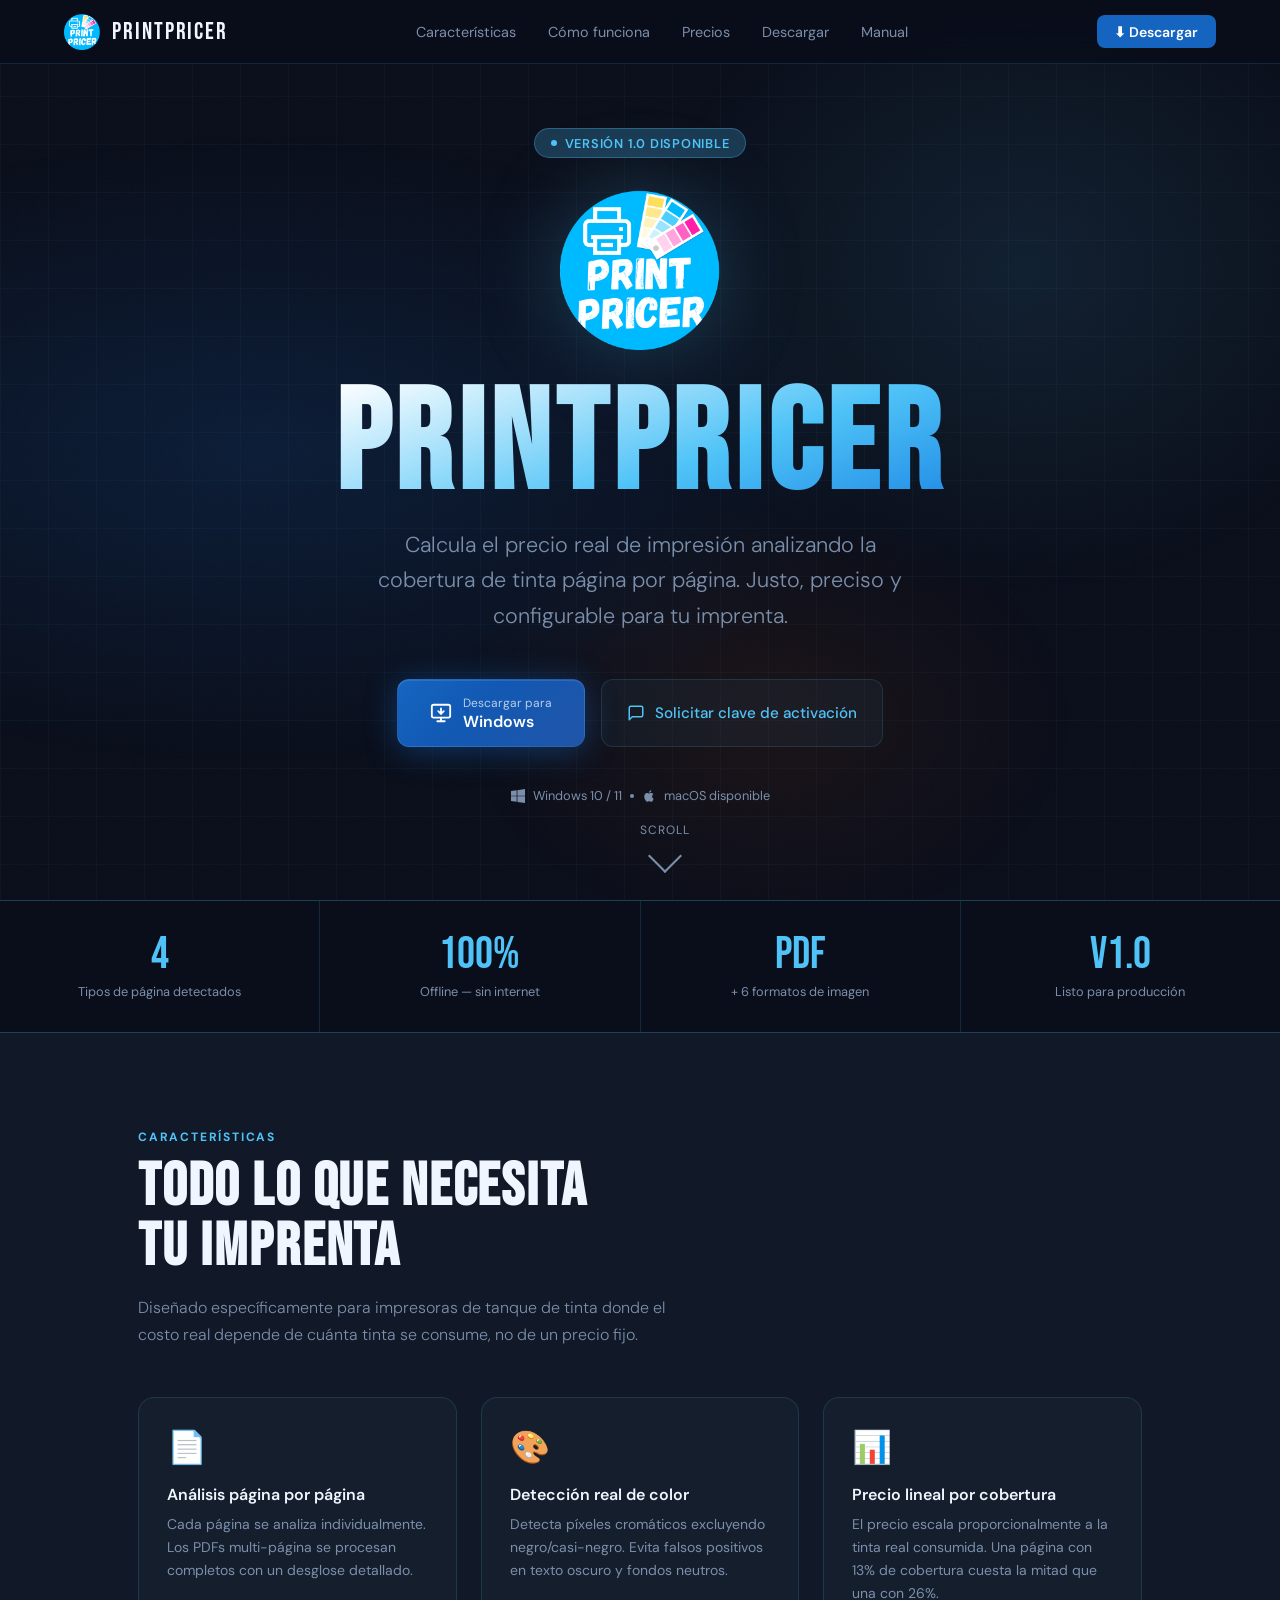
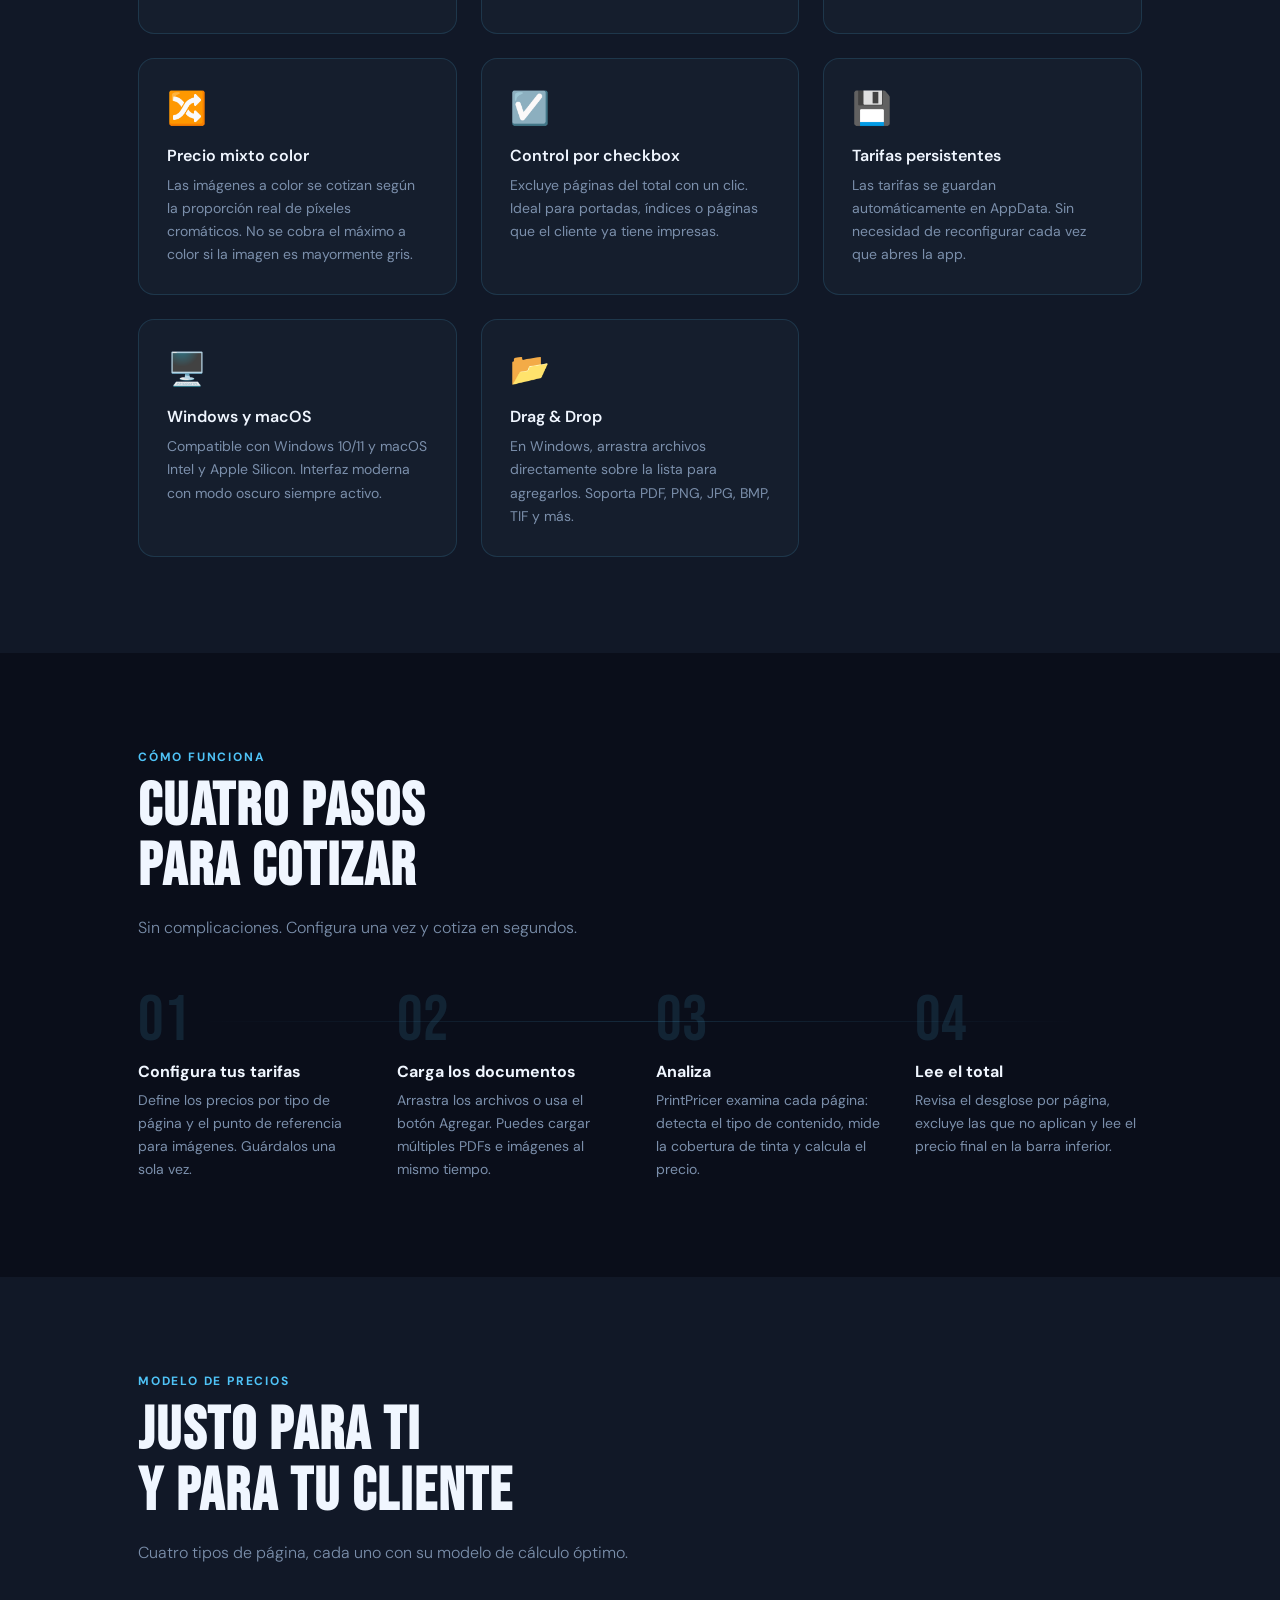
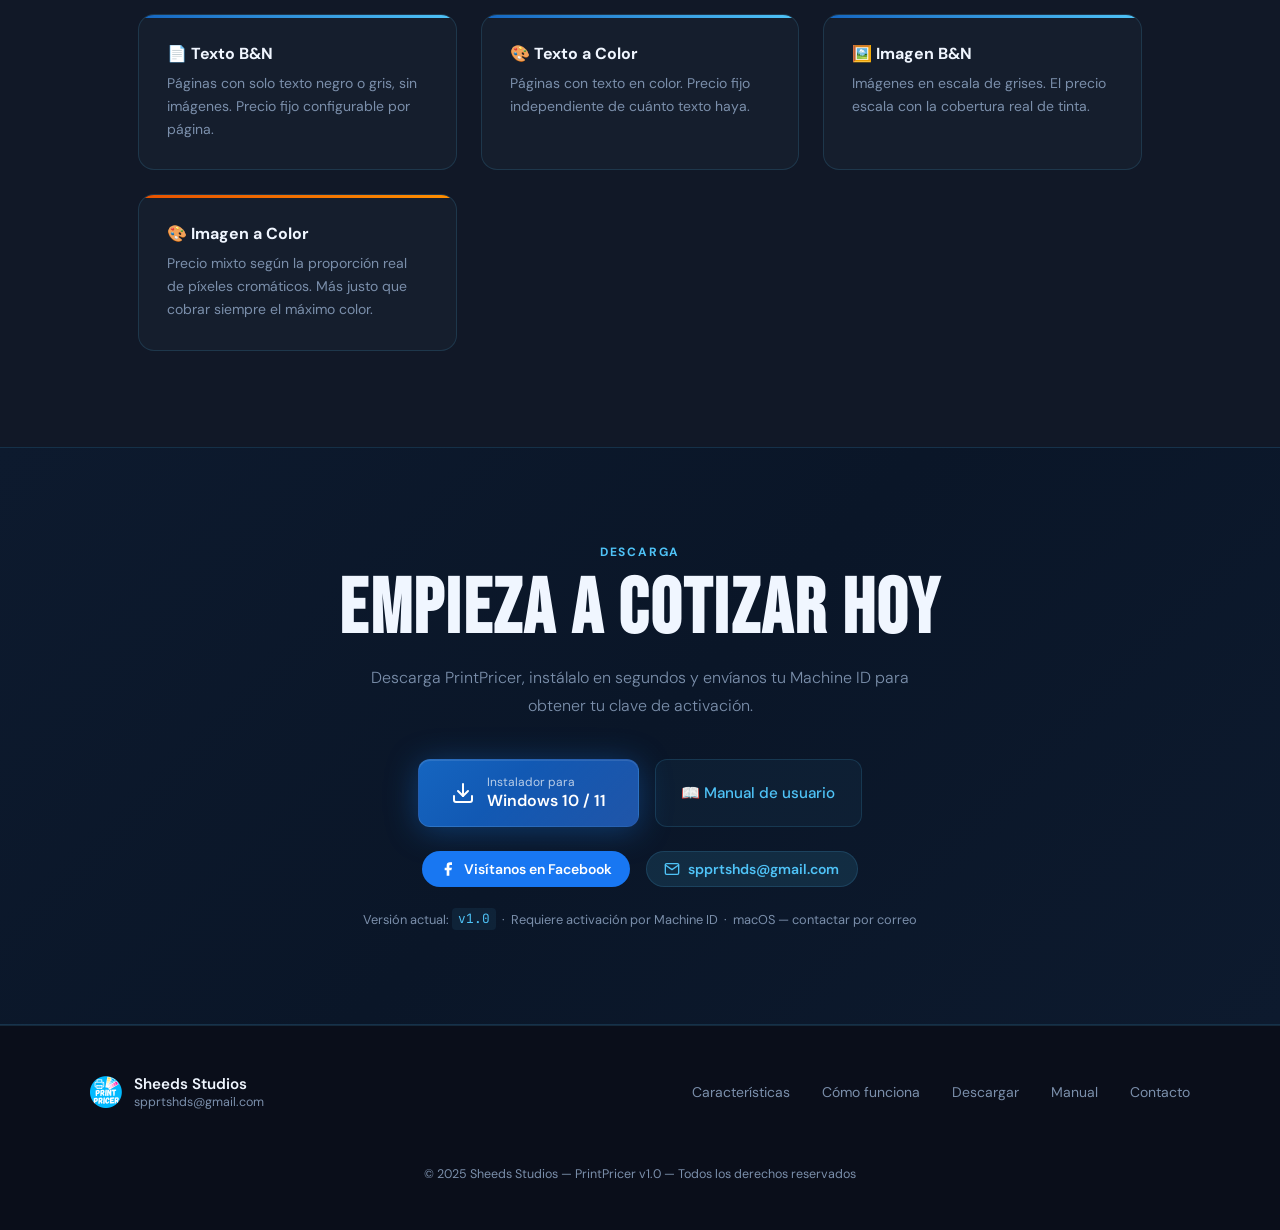
<file: index.html>
<!DOCTYPE html>
<html lang="es">
<head>
  <meta charset="UTF-8" />
  <meta name="viewport" content="width=device-width, initial-scale=1.0" />
  <title>PrintPricer — Calculadora de Precios de Impresión</title>
  <meta name="description" content="PrintPricer calcula el costo real de impresión analizando la cobertura de tinta página por página. Ideal para impresoras de tanque." />
  <meta property="og:title" content="PrintPricer — Calculadora de Precios de Impresión" />
  <meta property="og:description" content="Analiza PDFs e imágenes y calcula precios justos según la cobertura real de tinta." />
  <meta property="og:type" content="website" />
  <link rel="preconnect" href="https://fonts.googleapis.com" />
  <link rel="preconnect" href="https://fonts.gstatic.com" crossorigin />
  <link href="https://fonts.googleapis.com/css2?family=Bebas+Neue&family=DM+Sans:ital,opsz,wght@0,9..40,300;0,9..40,400;0,9..40,600;1,9..40,300&family=JetBrains+Mono:wght@400;700&display=swap" rel="stylesheet" />
  <link rel="stylesheet" href="styles.css" />
</head>
<body>

<!-- ── Nav ── -->
<nav>
  <a class="nav-brand" href="#">
    <img class="nav-logo" src="logo.png" alt="PrintPricer logo" />
    <span class="nav-title">PrintPricer</span>
  </a>
  <ul class="nav-links">
    <li><a href="#features">Características</a></li>
    <li><a href="#how">Cómo funciona</a></li>
    <li><a href="#pricing">Precios</a></li>
    <li><a href="#download">Descargar</a></li>
    <li><a href="manual.pdf" target="_blank">Manual</a></li>
  </ul>
  <a class="nav-cta" href="#download">⬇ Descargar</a>
</nav>

<!-- ── Hero ── -->
<section class="hero">
  <div class="hero-grid"></div>

  <div class="hero-badge">
    <span></span>
    VERSIÓN 1.0 DISPONIBLE
  </div>

  <img class="hero-logo" src="logo.png" alt="PrintPricer" />

  <h1 class="hero-title">PrintPricer</h1>

  <p class="hero-sub">
    Calcula el precio real de impresión analizando la cobertura de tinta
    página por página. Justo, preciso y configurable para tu imprenta.
  </p>

  <div class="hero-actions">
    <a class="btn-download" href="https://github.com/geraballz/pricePrinter-docs/releases/latest/download/PrintPricer_Setup.exe" id="dl-win">
      <svg width="22" height="22" viewBox="0 0 24 24" fill="none" stroke="currentColor" stroke-width="2" stroke-linecap="round" stroke-linejoin="round">
        <rect x="2" y="3" width="20" height="14" rx="2"/><path d="M8 21h8M12 17v4"/><path d="M12 7v6M9 10l3 3 3-3"/>
      </svg>
      <span class="dl-meta">
        <span class="dl-label">Descargar para</span>
        <span class="dl-text">Windows</span>
      </span>
    </a>
    <a class="btn-secondary" href="mailto:spprtshds@gmail.com?subject=Solicitud%20de%20clave%20PrintPricer">
      <svg width="18" height="18" viewBox="0 0 24 24" fill="none" stroke="currentColor" stroke-width="2" stroke-linecap="round" stroke-linejoin="round">
        <path d="M21 15a2 2 0 0 1-2 2H7l-4 4V5a2 2 0 0 1 2-2h14a2 2 0 0 1 2 2z"/>
      </svg>
      Solicitar clave de activación
    </a>
  </div>

  <p class="hero-os">
    <svg width="14" height="14" viewBox="0 0 24 24" fill="currentColor"><path d="M0 3.449L9.75 2.1v9.451H0m10.949-9.602L24 0v11.551H10.949M0 12.6h9.75v9.451L0 20.699M10.949 12.6H24V24l-12.9-1.801"/></svg>
    Windows 10 / 11
    <span class="hero-os-dot"></span>
    <svg width="14" height="14" viewBox="0 0 24 24" fill="currentColor"><path d="M18.71 19.5c-.83 1.24-1.71 2.45-3.05 2.47-1.34.03-1.77-.79-3.29-.79-1.53 0-2 .77-3.27.82-1.31.05-2.3-1.32-3.14-2.53C4.25 17 2.94 12.45 4.7 9.39c.87-1.52 2.43-2.48 4.12-2.51 1.28-.02 2.5.87 3.29.87.78 0 2.26-1.07 3.8-.91.65.03 2.47.26 3.64 1.98l-.09.06c-.22.14-2.18 1.27-2.16 3.8.03 3.02 2.65 4.03 2.68 4.04-.03.07-.42 1.44-1.38 2.83M13 3.5c.73-.83 1.94-1.46 2.94-1.5.13 1.17-.34 2.35-1.04 3.19-.69.85-1.83 1.51-2.95 1.42-.15-1.15.41-2.35 1.05-3.11z"/></svg>
    macOS disponible
  </p>

  <div class="scroll-hint">
    <span>SCROLL</span>
    <div class="scroll-arrow"></div>
  </div>
</section>

<!-- ── Stats ── -->
<div class="stats">
  <div class="stat-item reveal">
    <div class="stat-num">4</div>
    <div class="stat-label">Tipos de página detectados</div>
  </div>
  <div class="stat-item reveal">
    <div class="stat-num">100%</div>
    <div class="stat-label">Offline — sin internet</div>
  </div>
  <div class="stat-item reveal">
    <div class="stat-num">PDF</div>
    <div class="stat-label">+ 6 formatos de imagen</div>
  </div>
  <div class="stat-item reveal">
    <div class="stat-num">v1.0</div>
    <div class="stat-label">Listo para producción</div>
  </div>
</div>

<!-- ── Features ── -->
<section id="features">
  <div class="section-inner">
    <p class="eyebrow reveal">Características</p>
    <h2 class="section-title reveal">Todo lo que necesita<br>tu imprenta</h2>
    <p class="section-desc reveal">
      Diseñado específicamente para impresoras de tanque de tinta donde
      el costo real depende de cuánta tinta se consume, no de un precio fijo.
    </p>
    <div class="features-grid">
      <div class="feature-card reveal">
        <div class="feature-icon">📄</div>
        <div class="feature-name">Análisis página por página</div>
        <div class="feature-desc">Cada página se analiza individualmente. Los PDFs multi-página se procesan completos con un desglose detallado.</div>
      </div>
      <div class="feature-card reveal">
        <div class="feature-icon">🎨</div>
        <div class="feature-name">Detección real de color</div>
        <div class="feature-desc">Detecta píxeles cromáticos excluyendo negro/casi-negro. Evita falsos positivos en texto oscuro y fondos neutros.</div>
      </div>
      <div class="feature-card reveal">
        <div class="feature-icon">📊</div>
        <div class="feature-name">Precio lineal por cobertura</div>
        <div class="feature-desc">El precio escala proporcionalmente a la tinta real consumida. Una página con 13% de cobertura cuesta la mitad que una con 26%.</div>
      </div>
      <div class="feature-card reveal">
        <div class="feature-icon">🔀</div>
        <div class="feature-name">Precio mixto color</div>
        <div class="feature-desc">Las imágenes a color se cotizan según la proporción real de píxeles cromáticos. No se cobra el máximo a color si la imagen es mayormente gris.</div>
      </div>
      <div class="feature-card reveal">
        <div class="feature-icon">☑️</div>
        <div class="feature-name">Control por checkbox</div>
        <div class="feature-desc">Excluye páginas del total con un clic. Ideal para portadas, índices o páginas que el cliente ya tiene impresas.</div>
      </div>
      <div class="feature-card reveal">
        <div class="feature-icon">💾</div>
        <div class="feature-name">Tarifas persistentes</div>
        <div class="feature-desc">Las tarifas se guardan automáticamente en AppData. Sin necesidad de reconfigurar cada vez que abres la app.</div>
      </div>
      <div class="feature-card reveal">
        <div class="feature-icon">🖥️</div>
        <div class="feature-name">Windows y macOS</div>
        <div class="feature-desc">Compatible con Windows 10/11 y macOS Intel y Apple Silicon. Interfaz moderna con modo oscuro siempre activo.</div>
      </div>
      <div class="feature-card reveal">
        <div class="feature-icon">📂</div>
        <div class="feature-name">Drag &amp; Drop</div>
        <div class="feature-desc">En Windows, arrastra archivos directamente sobre la lista para agregarlos. Soporta PDF, PNG, JPG, BMP, TIF y más.</div>
      </div>
    </div>
  </div>
</section>

<!-- ── How it works ── -->
<section id="how">
  <div class="section-inner">
    <p class="eyebrow reveal">Cómo funciona</p>
    <h2 class="section-title reveal">Cuatro pasos<br>para cotizar</h2>
    <p class="section-desc reveal">Sin complicaciones. Configura una vez y cotiza en segundos.</p>
    <div class="steps">
      <div class="step reveal">
        <div class="step-title">Configura tus tarifas</div>
        <div class="step-desc">Define los precios por tipo de página y el punto de referencia para imágenes. Guárdalos una sola vez.</div>
      </div>
      <div class="step reveal">
        <div class="step-title">Carga los documentos</div>
        <div class="step-desc">Arrastra los archivos o usa el botón Agregar. Puedes cargar múltiples PDFs e imágenes al mismo tiempo.</div>
      </div>
      <div class="step reveal">
        <div class="step-title">Analiza</div>
        <div class="step-desc">PrintPricer examina cada página: detecta el tipo de contenido, mide la cobertura de tinta y calcula el precio.</div>
      </div>
      <div class="step reveal">
        <div class="step-title">Lee el total</div>
        <div class="step-desc">Revisa el desglose por página, excluye las que no aplican y lee el precio final en la barra inferior.</div>
      </div>
    </div>
  </div>
</section>

<!-- ── Pricing model ── -->
<section id="pricing">
  <div class="section-inner">
    <p class="eyebrow reveal">Modelo de precios</p>
    <h2 class="section-title reveal">Justo para ti<br>y para tu cliente</h2>
    <p class="section-desc reveal">Cuatro tipos de página, cada uno con su modelo de cálculo óptimo.</p>
    <div class="pricing-grid">
      <div class="price-card reveal">
        <div class="price-card-title">📄 Texto B&amp;N</div>
        <div class="price-card-desc">Páginas con solo texto negro o gris, sin imágenes. Precio fijo configurable por página.</div>
      </div>
      <div class="price-card reveal">
        <div class="price-card-title">🎨 Texto a Color</div>
        <div class="price-card-desc">Páginas con texto en color. Precio fijo independiente de cuánto texto haya.</div>
      </div>
      <div class="price-card reveal">
        <div class="price-card-title">🖼️ Imagen B&amp;N</div>
        <div class="price-card-desc">Imágenes en escala de grises. El precio escala con la cobertura real de tinta.</div>
      </div>
      <div class="price-card accent reveal">
        <div class="price-card-title">🎨 Imagen a Color</div>
        <div class="price-card-desc">Precio mixto según la proporción real de píxeles cromáticos. Más justo que cobrar siempre el máximo color.</div>
      </div>
    </div>
  </div>
</section>

<!-- ── Download CTA ── -->
<section id="download">
  <div class="download-inner">
    <p class="eyebrow reveal">Descarga</p>
    <h2 class="section-title reveal">Empieza a cotizar hoy</h2>
    <p class="section-desc reveal">
      Descarga PrintPricer, instálalo en segundos y envíanos tu Machine ID
      para obtener tu clave de activación.
    </p>
    <div class="download-buttons">
      <a class="btn-download reveal" href="https://github.com/geraballz/priceprinter-docs/releases/latest/download/PrintPricer_Setup.exe">
        <svg width="24" height="24" viewBox="0 0 24 24" fill="none" stroke="currentColor" stroke-width="2" stroke-linecap="round" stroke-linejoin="round">
          <path d="M21 15v4a2 2 0 0 1-2 2H5a2 2 0 0 1-2-2v-4"/><polyline points="7 10 12 15 17 10"/><line x1="12" y1="15" x2="12" y2="3"/>
        </svg>
        <span class="dl-meta">
          <span class="dl-label">Instalador para</span>
          <span class="dl-text">Windows 10 / 11</span>
        </span>
      </a>
      <a class="btn-secondary reveal" href="manual.pdf" target="_blank">
        📖 Manual de usuario
      </a>
    </div>
    <div class="social-row reveal">
      <a class="social-pill social-fb" href="https://www.facebook.com/profile.php?id=61574743820413" target="_blank" rel="noopener">
        <svg width="16" height="16" viewBox="0 0 24 24" fill="currentColor"><path d="M18 2h-3a5 5 0 0 0-5 5v3H7v4h3v8h4v-8h3l1-4h-4V7a1 1 0 0 1 1-1h3z"/></svg>
        Visítanos en Facebook
      </a>
      <a class="social-pill" style="background:rgba(79,195,247,.12);color:var(--cyan);border:1px solid var(--border);" href="mailto:spprtshds@gmail.com">
        <svg width="16" height="16" viewBox="0 0 24 24" fill="none" stroke="currentColor" stroke-width="2" stroke-linecap="round" stroke-linejoin="round"><path d="M4 4h16c1.1 0 2 .9 2 2v12c0 1.1-.9 2-2 2H4c-1.1 0-2-.9-2-2V6c0-1.1.9-2 2-2z"/><polyline points="22,6 12,13 2,6"/></svg>
        spprtshds@gmail.com
      </a>
    </div>
    <p class="version-note reveal">
      Versión actual: <code>v1.0</code> &nbsp;·&nbsp;
      Requiere activación por Machine ID &nbsp;·&nbsp;
      macOS — contactar por correo
    </p>
  </div>
</section>

<!-- ── Footer ── -->
<footer>
  <div class="footer-inner">
    <div class="footer-brand">
      <img src="logo.png" alt="PrintPricer" style="width:32px;height:32px;border-radius:6px;" />
      <div>
        <div class="footer-brand-name">Sheeds Studios</div>
        <div class="footer-brand-sub">spprtshds@gmail.com</div>
      </div>
    </div>
    <div class="footer-links">
      <a href="#features">Características</a>
      <a href="#how">Cómo funciona</a>
      <a href="#download">Descargar</a>
      <a href="manual.pdf" target="_blank">Manual</a>
      <a href="mailto:spprtshds@gmail.com">Contacto</a>
    </div>
    <p class="footer-copy">© 2025 Sheeds Studios — PrintPricer v1.0 — Todos los derechos reservados</p>
  </div>
</footer>

<script src="main.js"></script>
</body>
</html>
</file>
<file: styles.css>
/* ── Reset & Base ── */
*, *::before, *::after { box-sizing: border-box; margin: 0; padding: 0; }

:root {
  --ink:      #0A0E1A;
  --ink2:     #111827;
  --panel:    #151E2D;
  --blue:     #1565C0;
  --blue-l:   #1E88E5;
  --cyan:     #4FC3F7;
  --cyan-dim: #1B3A52;
  --orange:   #E65100;
  --white:    #F0F6FF;
  --muted:    #7B8FAB;
  --border:   rgba(79,195,247,.15);
  --grad:     linear-gradient(135deg, #0A0E1A 0%, #0D1A2E 60%, #0A0E1A 100%);
}

html { scroll-behavior: smooth; }

body {
  font-family: "DM Sans", sans-serif;
  background: var(--ink);
  color: var(--white);
  min-height: 100vh;
  overflow-x: hidden;
}

/* ── Noise overlay ── */
body::before {
  content: "";
  position: fixed; inset: 0; z-index: 0;
  background-image: url("data:image/svg+xml,%3Csvg viewBox='0 0 256 256' xmlns='http://www.w3.org/2000/svg'%3E%3Cfilter id='n'%3E%3CfeTurbulence type='fractalNoise' baseFrequency='.9' numOctaves='4' stitchTiles='stitch'/%3E%3C/filter%3E%3Crect width='100%25' height='100%25' filter='url(%23n)' opacity='.04'/%3E%3C/svg%3E");
  background-size: 200px;
  pointer-events: none;
  opacity: .6;
}

/* ── Nav ── */
nav {
  position: fixed; top: 0; left: 0; right: 0; z-index: 100;
  display: flex; align-items: center; justify-content: space-between;
  padding: 0 clamp(1.5rem, 5vw, 4rem);
  height: 64px;
  background: rgba(10,14,26,.85);
  backdrop-filter: blur(16px);
  border-bottom: 1px solid var(--border);
}
.nav-brand {
  display: flex; align-items: center; gap: .75rem;
  text-decoration: none;
}
.nav-logo { width: 36px; height: 36px; border-radius: 8px; }
.nav-title {
  font-family: "Bebas Neue", sans-serif;
  font-size: 1.5rem; letter-spacing: .08em;
  color: var(--white);
}
.nav-links { display: flex; gap: 2rem; list-style: none; }
.nav-links a {
  color: var(--muted); font-size: .9rem; text-decoration: none;
  transition: color .2s;
}
.nav-links a:hover { color: var(--cyan); }
.nav-cta {
  background: var(--blue); color: #fff;
  padding: .45rem 1.1rem; border-radius: 8px;
  font-size: .875rem; font-weight: 600; text-decoration: none;
  transition: background .2s, transform .15s;
}
.nav-cta:hover { background: var(--blue-l); transform: translateY(-1px); }

@media (max-width: 640px) {
  .nav-links { display: none; }
}

/* ── Hero ── */
.hero {
  position: relative; z-index: 1;
  min-height: 100vh;
  display: flex; flex-direction: column;
  align-items: center; justify-content: center;
  padding: 7rem clamp(1.5rem, 6vw, 6rem) 5rem;
  text-align: center;
  overflow: hidden;
}

/* Ink-splash background blobs */
.hero::after {
  content: "";
  position: absolute; inset: 0; z-index: -1;
  background:
    radial-gradient(ellipse 70% 50% at 20% 50%, rgba(21,101,192,.18) 0%, transparent 70%),
    radial-gradient(ellipse 50% 60% at 80% 30%, rgba(79,195,247,.10) 0%, transparent 60%),
    radial-gradient(ellipse 40% 40% at 60% 80%, rgba(230,81,0,.08) 0%, transparent 60%);
}

/* Grid lines subtle */
.hero-grid {
  position: absolute; inset: 0; z-index: -1;
  background-image:
    linear-gradient(rgba(79,195,247,.04) 1px, transparent 1px),
    linear-gradient(90deg, rgba(79,195,247,.04) 1px, transparent 1px);
  background-size: 48px 48px;
}

.hero-badge {
  display: inline-flex; align-items: center; gap: .5rem;
  background: var(--cyan-dim); border: 1px solid rgba(79,195,247,.3);
  color: var(--cyan); font-size: .8rem; font-weight: 600; letter-spacing: .06em;
  padding: .35rem 1rem; border-radius: 999px;
  margin-bottom: 2rem;
  animation: fadeUp .7s .1s both;
}
.hero-badge span { width: 6px; height: 6px; background: var(--cyan); border-radius: 50%; animation: pulse 2s infinite; }

.hero-logo {
  width: clamp(110px, 14vw, 160px);
  height: clamp(110px, 14vw, 160px);
  border-radius: 28px;
  margin-bottom: 2rem;
  filter: drop-shadow(0 0 40px rgba(79,195,247,.25));
  animation: fadeUp .7s .2s both;
}

.hero-title {
  font-family: "Bebas Neue", sans-serif;
  font-size: clamp(4rem, 11vw, 10rem);
  line-height: .92;
  letter-spacing: .04em;
  background: linear-gradient(160deg, #fff 0%, var(--cyan) 60%, var(--blue-l) 100%);
  -webkit-background-clip: text;
  -webkit-text-fill-color: transparent;
  background-clip: text;
  margin-bottom: 1rem;
  animation: fadeUp .7s .3s both;
}

.hero-sub {
  font-size: clamp(1rem, 2.5vw, 1.35rem);
  color: var(--muted);
  max-width: 560px;
  line-height: 1.65;
  margin-bottom: 2.8rem;
  font-weight: 300;
  animation: fadeUp .7s .4s both;
}

.hero-actions {
  display: flex; gap: 1rem; flex-wrap: wrap; justify-content: center;
  animation: fadeUp .7s .5s both;
}

.btn-download {
  display: inline-flex; align-items: center; gap: .7rem;
  background: linear-gradient(135deg, var(--blue) 0%, #0D47A1 100%);
  color: #fff; text-decoration: none;
  padding: .9rem 2rem; border-radius: 12px;
  font-size: 1.05rem; font-weight: 600;
  border: 1px solid rgba(255,255,255,.1);
  box-shadow: 0 4px 32px rgba(21,101,192,.45), 0 1px 0 rgba(255,255,255,.1) inset;
  transition: transform .2s, box-shadow .2s, background .2s;
  position: relative; overflow: hidden;
}
.btn-download::before {
  content: ""; position: absolute; inset: 0;
  background: linear-gradient(135deg, transparent 40%, rgba(255,255,255,.08) 100%);
}
.btn-download:hover {
  transform: translateY(-3px);
  box-shadow: 0 8px 40px rgba(21,101,192,.65), 0 1px 0 rgba(255,255,255,.1) inset;
}
.btn-download svg { flex-shrink: 0; }
.btn-download .dl-meta { display: flex; flex-direction: column; align-items: flex-start; }
.btn-download .dl-label { font-size: .75rem; opacity: .7; font-weight: 400; }
.btn-download .dl-text { font-size: 1rem; }

.btn-secondary {
  display: inline-flex; align-items: center; gap: .6rem;
  color: var(--cyan); text-decoration: none;
  padding: .9rem 1.6rem; border-radius: 12px;
  font-size: .95rem; font-weight: 500;
  border: 1px solid var(--border);
  background: rgba(79,195,247,.05);
  transition: background .2s, border-color .2s, transform .2s;
}
.btn-secondary:hover {
  background: rgba(79,195,247,.1);
  border-color: rgba(79,195,247,.35);
  transform: translateY(-2px);
}

.hero-os {
  margin-top: 2.5rem;
  color: var(--muted); font-size: .8rem;
  display: flex; align-items: center; gap: .5rem;
  animation: fadeUp .7s .65s both;
}
.hero-os-dot { width: 4px; height: 4px; background: var(--muted); border-radius: 50%; }

/* ── Scroll indicator ── */
.scroll-hint {
  position: absolute; bottom: 2rem; left: 50%; transform: translateX(-50%);
  display: flex; flex-direction: column; align-items: center; gap: .4rem;
  color: var(--muted); font-size: .75rem; letter-spacing: .08em;
  animation: fadeUp .7s .9s both;
}
.scroll-arrow {
  width: 24px; height: 24px;
  border-right: 2px solid var(--muted); border-bottom: 2px solid var(--muted);
  transform: rotate(45deg);
  animation: bounce 2s infinite;
}

/* ── Stats strip ── */
.stats {
  position: relative; z-index: 1;
  display: grid; grid-template-columns: repeat(auto-fit, minmax(160px, 1fr));
  gap: 1px;
  background: var(--border);
  border-top: 1px solid var(--border);
  border-bottom: 1px solid var(--border);
}
.stat-item {
  background: var(--ink);
  padding: 2rem 1.5rem; text-align: center;
}
.stat-num {
  font-family: "Bebas Neue", sans-serif;
  font-size: 2.8rem; color: var(--cyan);
  line-height: 1;
}
.stat-label { font-size: .8rem; color: var(--muted); margin-top: .3rem; }

/* ── Sections common ── */
section { position: relative; z-index: 1; }
.section-inner {
  max-width: 1100px; margin: 0 auto;
  padding: 6rem clamp(1.5rem, 5vw, 3rem);
}
.eyebrow {
  font-size: .75rem; font-weight: 700; letter-spacing: .15em;
  color: var(--cyan); text-transform: uppercase;
  margin-bottom: .75rem;
}
.section-title {
  font-family: "Bebas Neue", sans-serif;
  font-size: clamp(2.2rem, 5vw, 3.8rem);
  line-height: 1; letter-spacing: .03em;
  margin-bottom: 1rem;
}
.section-desc {
  color: var(--muted); font-size: 1rem; max-width: 560px;
  line-height: 1.7; margin-bottom: 3rem; font-weight: 300;
}

/* ── Features ── */
#features { background: var(--ink2); }
.features-grid {
  display: grid;
  grid-template-columns: repeat(auto-fit, minmax(280px, 1fr));
  gap: 1.5rem;
}
.feature-card {
  background: var(--panel);
  border: 1px solid var(--border);
  border-radius: 16px;
  padding: 1.75rem;
  transition: border-color .25s, transform .25s, box-shadow .25s;
}
.feature-card:hover {
  border-color: rgba(79,195,247,.35);
  transform: translateY(-4px);
  box-shadow: 0 12px 40px rgba(0,0,0,.4);
}
.feature-icon {
  font-size: 2rem; margin-bottom: 1rem;
  display: inline-flex;
}
.feature-name {
  font-weight: 600; font-size: 1rem;
  margin-bottom: .5rem; color: var(--white);
}
.feature-desc { color: var(--muted); font-size: .875rem; line-height: 1.65; }

/* ── How it works ── */
#how { background: var(--ink); }
.steps {
  display: grid;
  grid-template-columns: repeat(auto-fit, minmax(220px, 1fr));
  gap: 2rem;
  counter-reset: steps;
}
.step {
  counter-increment: steps;
  position: relative; padding-left: 0;
}
.step::before {
  content: counter(steps, decimal-leading-zero);
  font-family: "Bebas Neue", sans-serif;
  font-size: 4rem; line-height: 1;
  color: rgba(79,195,247,.12);
  display: block; margin-bottom: .5rem;
}
.step-title { font-weight: 700; margin-bottom: .4rem; }
.step-desc { color: var(--muted); font-size: .875rem; line-height: 1.65; }

/* Connector line (desktop) */
@media (min-width: 768px) {
  .steps { position: relative; }
  .steps::before {
    content: "";
    position: absolute;
    top: 2rem; left: 4rem; right: 4rem; height: 1px;
    background: linear-gradient(90deg, transparent, var(--border), transparent);
    z-index: 0;
  }
}

/* ── Pricing model ── */
#pricing { background: var(--ink2); }
.pricing-grid {
  display: grid;
  grid-template-columns: repeat(auto-fit, minmax(260px, 1fr));
  gap: 1.5rem;
}
.price-card {
  background: var(--panel);
  border: 1px solid var(--border);
  border-radius: 16px;
  padding: 1.75rem;
  position: relative; overflow: hidden;
}
.price-card::after {
  content: "";
  position: absolute; top: 0; left: 0; right: 0; height: 3px;
  background: linear-gradient(90deg, var(--blue), var(--cyan));
}
.price-card.accent::after {
  background: linear-gradient(90deg, var(--orange), #FF8F00);
}
.price-tag {
  font-family: "JetBrains Mono", monospace;
  font-size: .78rem; color: var(--cyan);
  background: rgba(79,195,247,.1);
  border: 1px solid rgba(79,195,247,.2);
  border-radius: 6px;
  padding: .25rem .6rem;
  display: inline-block; margin-bottom: 1rem;
}
.price-card.accent .price-tag { color: #FFB74D; background: rgba(230,81,0,.1); border-color: rgba(230,81,0,.2); }
.price-card-title { font-weight: 700; font-size: 1rem; margin-bottom: .5rem; }
.price-card-desc { color: var(--muted); font-size: .875rem; line-height: 1.65; }
.price-formula {
  margin-top: 1rem;
  font-family: "JetBrains Mono", monospace;
  font-size: .78rem;
  background: rgba(0,0,0,.3);
  border-left: 2px solid var(--cyan);
  padding: .6rem .8rem;
  border-radius: 0 6px 6px 0;
  color: #B3E5FC;
  line-height: 1.6;
}
.price-card.accent .price-formula { border-left-color: var(--orange); color: #FFE0B2; }

/* ── Download CTA ── */
#download {
  background: linear-gradient(135deg, #0D1A2E 0%, #0A1628 50%, #0D1A2E 100%);
  border-top: 1px solid var(--border);
  border-bottom: 1px solid var(--border);
}
.download-inner {
  max-width: 760px; margin: 0 auto;
  padding: 6rem clamp(1.5rem, 5vw, 3rem);
  text-align: center;
}
.download-inner .section-title { font-size: clamp(2.5rem, 6vw, 5rem); }
.download-inner .section-desc { margin: 1rem auto 2.5rem; }
.download-buttons { display: flex; gap: 1rem; justify-content: center; flex-wrap: wrap; }
.version-note {
  margin-top: 1.5rem;
  color: var(--muted); font-size: .8rem;
}
.version-note code {
  font-family: "JetBrains Mono", monospace;
  background: rgba(79,195,247,.08);
  padding: .15rem .4rem; border-radius: 4px;
  color: var(--cyan);
}

/* ── Footer ── */
footer {
  position: relative; z-index: 1;
  background: var(--ink);
  border-top: 1px solid var(--border);
  padding: 3rem clamp(1.5rem, 5vw, 4rem);
}
.footer-inner {
  max-width: 1100px; margin: 0 auto;
  display: flex; flex-wrap: wrap; gap: 2rem;
  align-items: center; justify-content: space-between;
}
.footer-brand {
  display: flex; align-items: center; gap: .75rem;
}
.footer-brand img { width: 32px; height: 32px; border-radius: 6px; }
.footer-brand-name { font-weight: 600; font-size: .95rem; }
.footer-brand-sub { font-size: .78rem; color: var(--muted); }
.footer-links { display: flex; gap: 2rem; }
.footer-links a {
  color: var(--muted); font-size: .875rem; text-decoration: none;
  transition: color .2s;
}
.footer-links a:hover { color: var(--cyan); }
.footer-copy { color: var(--muted); font-size: .78rem; width: 100%; margin-top: 1.5rem; text-align: center; }

/* ── Social pill ── */
.social-row {
  display: flex; justify-content: center; gap: 1rem;
  margin-top: 1.5rem;
}
.social-pill {
  display: inline-flex; align-items: center; gap: .5rem;
  padding: .5rem 1.1rem; border-radius: 999px;
  font-size: .875rem; font-weight: 600; text-decoration: none;
  transition: transform .2s, box-shadow .2s;
}
.social-pill:hover { transform: translateY(-2px); box-shadow: 0 6px 20px rgba(0,0,0,.4); }
.social-fb { background: #1877F2; color: #fff; }

/* ── Animations ── */
@keyframes fadeUp {
  from { opacity: 0; transform: translateY(24px); }
  to   { opacity: 1; transform: translateY(0); }
}
@keyframes pulse {
  0%, 100% { opacity: 1; } 50% { opacity: .4; }
}
@keyframes bounce {
  0%, 100% { transform: rotate(45deg) translateY(0); }
  50%       { transform: rotate(45deg) translateY(6px); }
}

/* Intersection observer fade-in */
.reveal {
  opacity: 0; transform: translateY(30px);
  transition: opacity .6s ease, transform .6s ease;
}
.reveal.visible { opacity: 1; transform: translateY(0); }

/* ── Responsive ── */
@media (max-width: 500px) {
  .btn-download { width: 100%; justify-content: center; }
  .btn-secondary { width: 100%; justify-content: center; }
}
</file>
